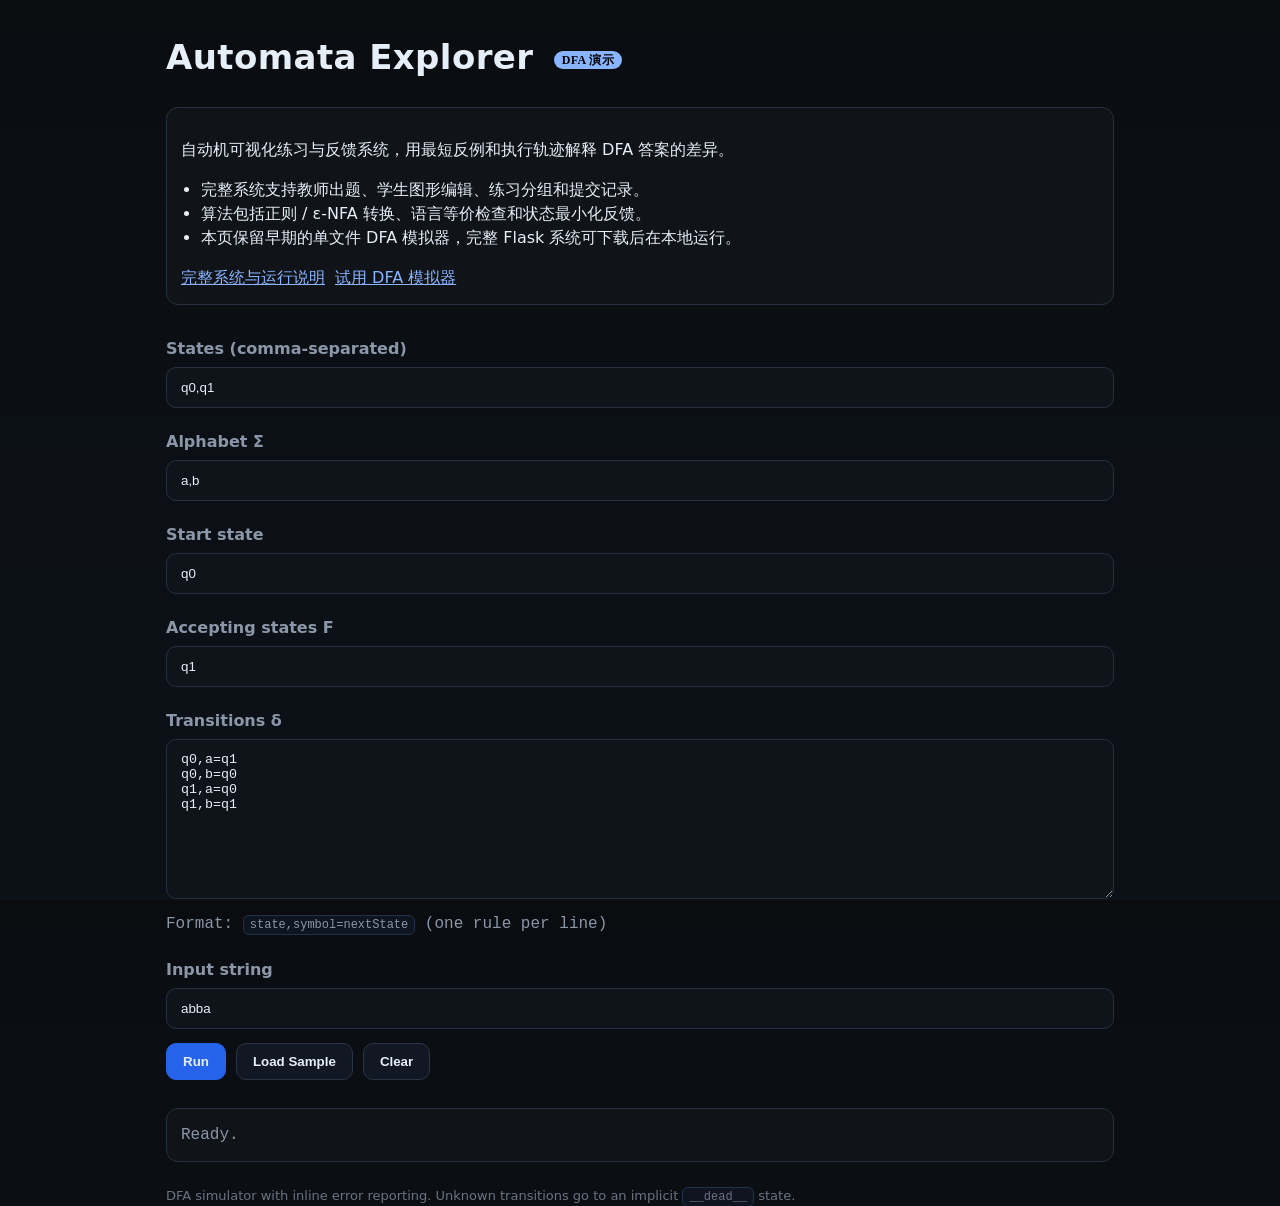
<file: index.html>
<!doctype html>
<html lang="en">
<head>
  <meta charset="utf-8" />
  <title>Automata Explorer · DFA 演示</title>
  <meta name="viewport" content="width=device-width, initial-scale=1" />
  <style>
    :root{--bg:#0b0d10;--panel:#101318;--muted:#8b97a8;--text:#e6eef8;--ok:#10b981;--bad:#ef4444;--brand:#89b4ff}
    *{box-sizing:border-box}
    html,body{height:100%}
    body{
      margin:0; font:16px/1.5 ui-sans-serif,system-ui,-apple-system,Segoe UI,Roboto,Arial;
      color:var(--text); background:linear-gradient(180deg,#0a0c10,#0b0f14 30%,#0c1118);
    }
    .wrap{max-width:980px;margin:32px auto;padding:0 16px}
    h1{font-size:34px;letter-spacing:.4px;margin:8px 0 24px}
    .badge{color:#000;background:var(--brand);padding:2px 8px;border-radius:999px;font:600 12px/1 ui-sans-serif;vertical-align:middle;margin-left:8px}
    .grid{display:grid;gap:14px}
    label{display:block;margin:8px 0 6px;color:var(--muted);font-weight:600}
    input[type=text], textarea{
      width:100%;padding:12px 14px;border-radius:10px;border:1px solid #263041;
      background:#0f131a;color:var(--text);outline:none;
    }
    input[type=text]:focus, textarea:focus{border-color:#3b82f6;box-shadow:0 0 0 2px #1d4ed81a}
    textarea{min-height:160px;white-space:pre}
    .row{display:flex;gap:10px;flex-wrap:wrap}
    .btn{
      appearance:none;border:1px solid #2a3446;background:#121823;color:var(--text);
      padding:10px 16px;border-radius:10px;font-weight:600;cursor:pointer
    }
    .btn:hover{background:#171e2a}
    .btn.primary{background:#2563eb;border-color:#2563eb}
    .btn.primary:hover{background:#1d4ed8}
    .panel{
      margin-top:14px;background:var(--panel);border:1px solid #263041;border-radius:12px;padding:14px
    }
    .muted{color:var(--muted)}
    .mono{font-family:ui-monospace, SFMono-Regular, Menlo, Consolas, "Liberation Mono", monospace}
    .status{padding:12px;border-radius:10px;margin-top:8px}
    .ok{background:#052e1a;border:1px solid #134e36}
    .bad{background:#2b0b0b;border:1px solid #5f2020}
    .path{word-break:break-word}
    .footer{color:#6b7280;margin-top:24px;font-size:13px}
    a{color:var(--brand)}
    .intro{margin-bottom:24px}
    .features{padding-left:20px}
    .path{white-space:pre-wrap}
    code.k{background:#0e1420;border:1px solid #23304a;border-radius:6px;padding:2px 6px;font-size:12px}
  </style>
</head>
<body>
  <div class="wrap">
    <h1>Automata Explorer <span class="badge">DFA 演示</span></h1>
    <section class="panel intro">
      <p>自动机可视化练习与反馈系统，用最短反例和执行轨迹解释 DFA 答案的差异。</p>
      <ul class="features">
        <li>完整系统支持教师出题、学生图形编辑、练习分组和提交记录。</li>
        <li>算法包括正则 / ε-NFA 转换、语言等价检查和状态最小化反馈。</li>
        <li>本页保留早期的单文件 DFA 模拟器，完整 Flask 系统可下载后在本地运行。</li>
      </ul>
      <div class="row">
        <a href="https://github.com/Gabriel6324/automata-explorer#本地运行">完整系统与运行说明</a>
        <a href="#simulator">试用 DFA 模拟器</a>
      </div>
    </section>

    <div class="grid" id="simulator">
      <div>
        <label for="states">States (comma-separated)</label>
        <input id="states" type="text" value="q0,q1">
      </div>

      <div>
        <label for="alphabet">Alphabet Σ</label>
        <input id="alphabet" type="text" value="a,b">
      </div>

      <div>
        <label for="start">Start state</label>
        <input id="start" type="text" value="q0">
      </div>

      <div>
        <label for="accept">Accepting states F</label>
        <input id="accept" type="text" value="q1">
      </div>

      <div>
        <label for="delta">Transitions δ</label>
        <textarea id="delta" spellcheck="false">q0,a=q1
q0,b=q0
q1,a=q0
q1,b=q1</textarea>
        <div class="muted mono" style="margin-top:6px">Format: <code class="k">state,symbol=nextState</code> (one rule per line)</div>
      </div>

      <div>
        <label for="input">Input string</label>
        <input id="input" type="text" value="abba">
      </div>

      <div class="row">
        <button id="run" class="btn primary">Run</button>
        <button id="load" class="btn">Load Sample</button>
        <button id="clear" class="btn">Clear</button>
      </div>

      <div id="out" class="panel muted mono">Ready.</div>
    </div>

    <div class="footer">
      DFA simulator with inline error reporting. Unknown transitions go to an implicit <code class="k">__dead__</code> state.
    </div>
  </div>

  <script>
    const el = id => document.getElementById(id);
    const out = el('out');

    // Two-state sample used by the "Load Sample" button.
    const SAMPLE = {
      states: 'q0,q1',
      alphabet: 'a,b',
      start: 'q0',
      accept: 'q1',
      delta: `q0,a=q1
q0,b=q0
q1,a=q0
q1,b=q1`,
      input: 'abba'
    };

    function setOut(text, cls) {
      out.className = 'panel muted mono' + (cls ? ' status ' + cls : '');
      out.textContent = text;
    }

    function parseCSV(s) {
      if (!s.trim()) return [];
      return s.split(',').map(x => x.trim()).filter(x => x.length > 0);
    }

    function parseDelta(text) {
      const map = new Map();
      const lines = text.split(/\r?\n/);
      const rx = /^\s*([^,\s=]+)\s*,\s*([^,\s=]+)\s*=\s*([^,\s=]+)\s*$/;
      let usedStates = new Set();
      let usedSymbols = new Set();

      for (const [i, raw] of lines.entries()) {
        const line = raw.trim();
        if (!line) continue;
        const m = rx.exec(line);
        if (!m) {
          throw new Error(`Invalid transition on line ${i + 1}: "${raw}"`);
        }
        const [_, s, a, t] = m;
        const key = s + '|' + a;
        if (map.has(key)) {
          throw new Error(`Duplicate transition for (${s}, ${a}) on line ${i + 1}`);
        }
        map.set(key, t);
        usedStates.add(s); usedStates.add(t);
        usedSymbols.add(a);
      }
      return { map, usedStates, usedSymbols };
    }

    function run() {
      try {
        // Read form
        const states = parseCSV(el('states').value);
        const alphabet = parseCSV(el('alphabet').value);
        const start = el('start').value.trim();
        const accepts = new Set(parseCSV(el('accept').value));
        const input = el('input').value.trim();
        const { map, usedStates, usedSymbols } = parseDelta(el('delta').value);

        // Basic validation
        if (states.length === 0) throw new Error('States must not be empty.');
        if (new Set(states).size !== states.length || states.some(state => /[,;=\r\n]/.test(state))) throw new Error('Use unique state names without delimiters.');
        if (new Set(alphabet).size !== alphabet.length || alphabet.some(symbol => Array.from(symbol).length !== 1 || /[,;=ε\s]/u.test(symbol))) throw new Error('Use unique single-character symbols; delimiters and ε are reserved.');
        if (!states.includes(start)) throw new Error(`Start state "${start}" is not in States.`);
        for (const f of accepts) if (!states.includes(f)) throw new Error(`Accepting state "${f}" is not in States.`);
        for (const s of usedStates) if (!states.includes(s)) throw new Error(`Transition refers to unknown state: ${s}`);
        for (const a of usedSymbols) if (!alphabet.includes(a)) throw new Error(`Transition uses symbol not in alphabet: ${a}`);

        // Simulate
        let curr = start;
        const path = [curr];
        let DEAD = '__dead__';
        while (states.includes(DEAD)) DEAD += '_';
        for (const ch of input) {
          if (!alphabet.includes(ch)) throw new Error(`Input symbol not in alphabet: ${ch}`);
          const key = curr + '|' + ch;
          curr = map.has(key) ? map.get(key) : DEAD;
          path.push(curr);
          if (curr === DEAD) break;
        }

        const ok = accepts.has(curr);
        const pathStr = path.join(' → ');
        setOut(`Path: ${pathStr}\nStatus: ${ok ? 'ACCEPT' : 'REJECT'}`, ok ? 'ok' : 'bad');
      } catch (e) {
        setOut(`JS Error: ${e.message}`, 'bad');
      }
    }

    function loadSample() {
      el('states').value = SAMPLE.states;
      el('alphabet').value = SAMPLE.alphabet;
      el('start').value = SAMPLE.start;
      el('accept').value = SAMPLE.accept;
      el('delta').value = SAMPLE.delta;
      el('input').value = SAMPLE.input;
      setOut('Sample loaded. Click Run to simulate.', '');
    }

    function clearAll() {
      el('states').value = '';
      el('alphabet').value = '';
      el('start').value = '';
      el('accept').value = '';
      el('delta').value = '';
      el('input').value = '';
      setOut('Cleared.', '');
    }

    // Wire up
    el('run').addEventListener('click', run);
    el('load').addEventListener('click', loadSample);
    el('clear').addEventListener('click', clearAll);

    // Initial message
    setOut('Ready.', '');
  </script>
</body>
</html>
</file>
